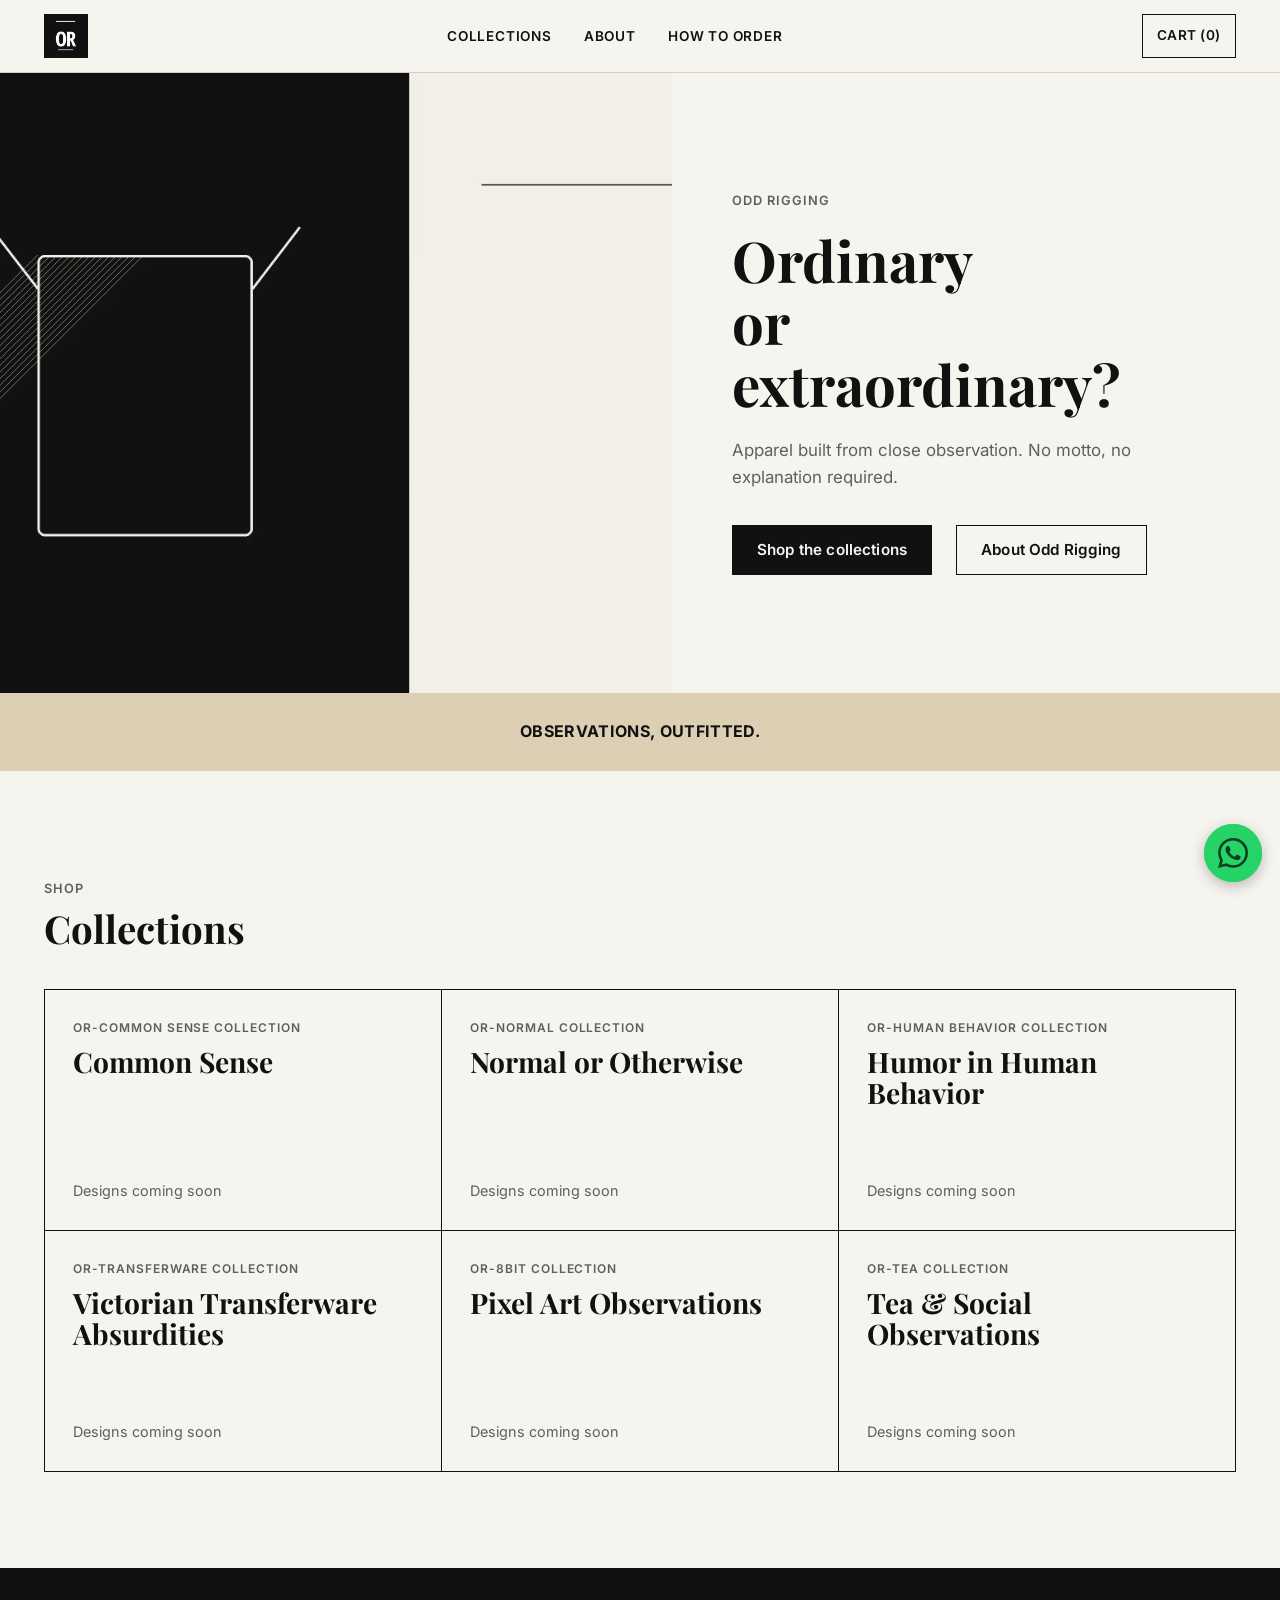
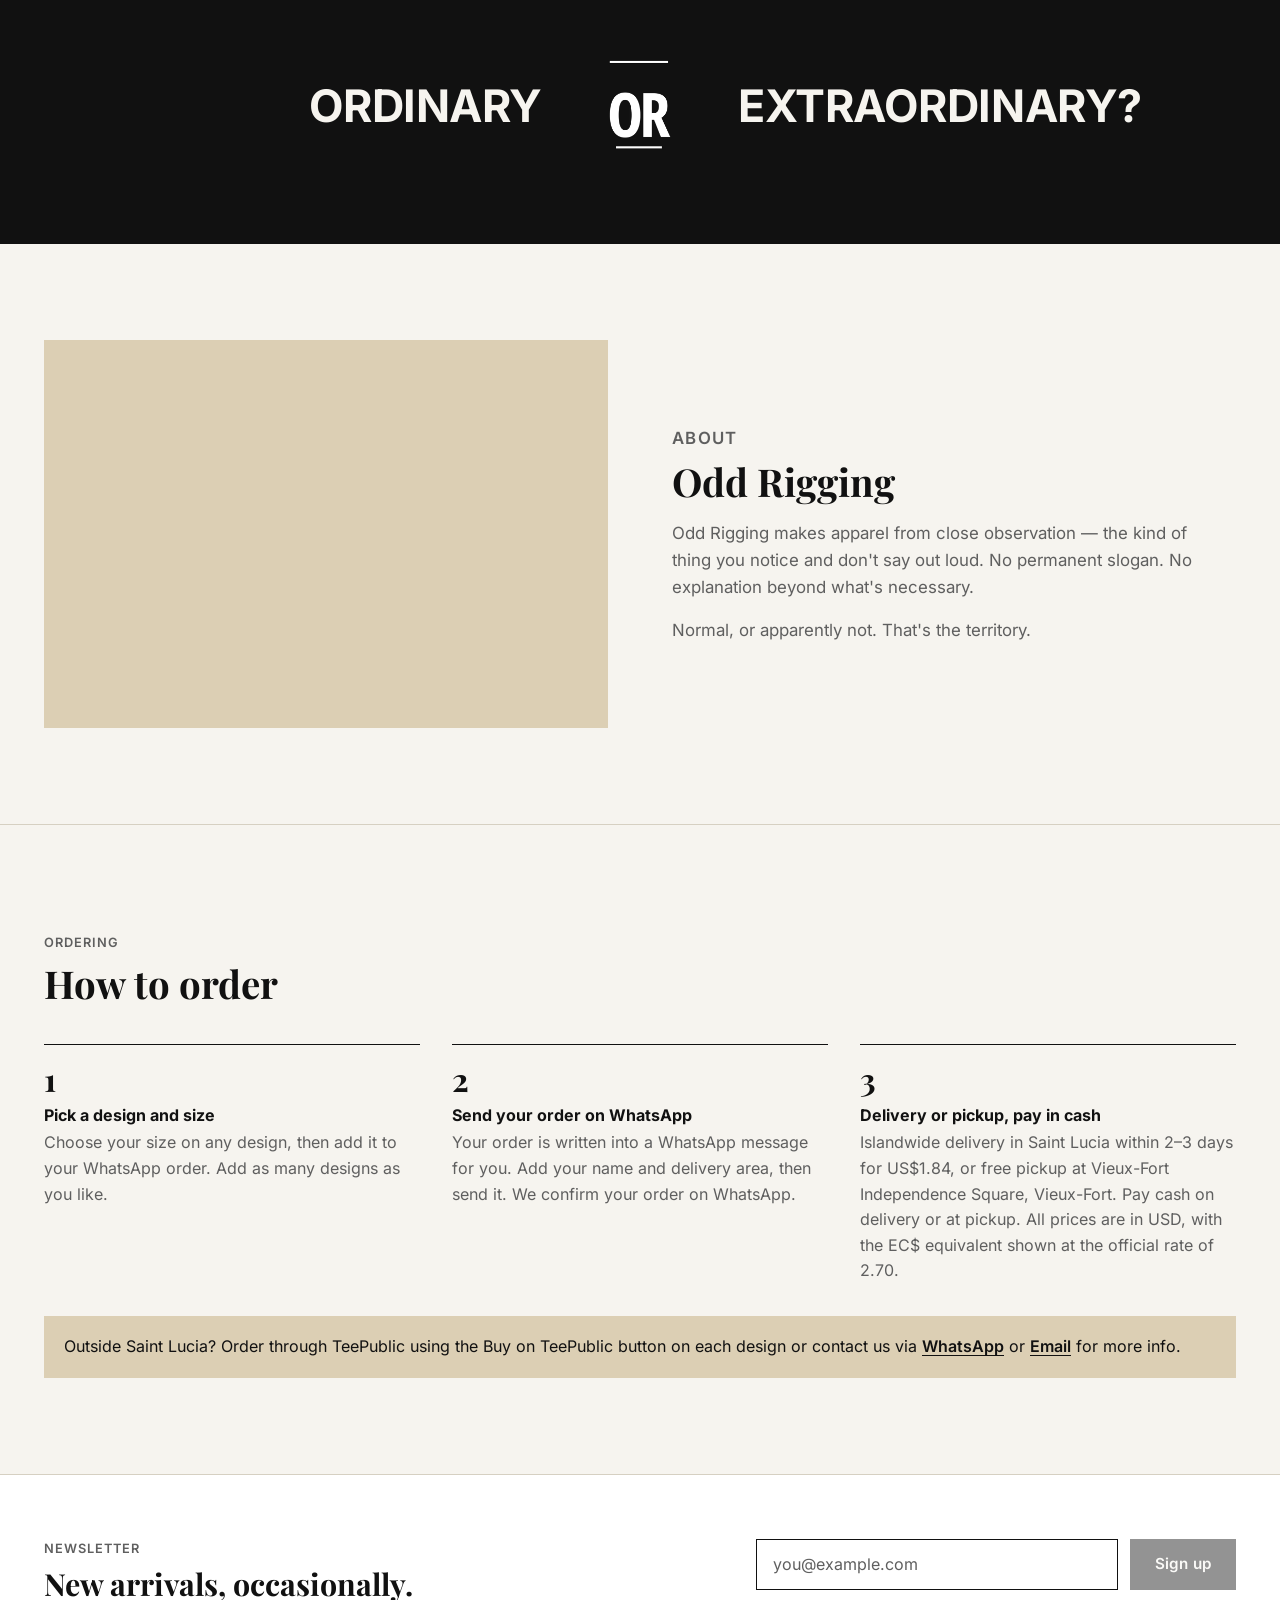
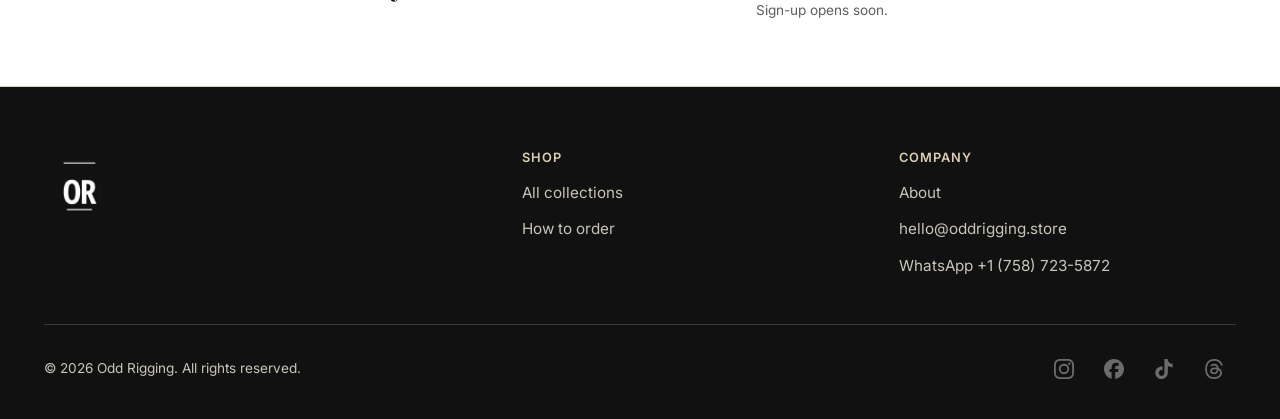
<file: index.html>
<!DOCTYPE html>
<html lang="en">
<head>
<meta charset="UTF-8">
<meta name="viewport" content="width=device-width, initial-scale=1">
<meta http-equiv="Content-Security-Policy" content="default-src 'self'; script-src 'self'; style-src 'self'; img-src 'self' data:; font-src 'self'; connect-src 'self'; form-action 'self' https://app.kit.com; frame-src 'none'; object-src 'none'; base-uri 'self'; manifest-src 'self'">
<meta name="referrer" content="strict-origin-when-cross-origin">
<title>ODD RIGGING | Observation-led T-shirts, Saint Lucia</title>
<meta name="description" content="ODD RIGGING is an observation-led apparel brand. T-shirt designs about everyday contradictions. Order on WhatsApp in Saint Lucia, or on TeePublic.">
<meta name="robots" content="index, follow">
<link rel="canonical" href="https://oddrigging.store/">
<meta name="theme-color" content="#111111">

<meta property="og:type" content="website">
<meta property="og:site_name" content="ODD RIGGING">
<meta property="og:locale" content="en_US">
<meta property="og:title" content="ODD RIGGING | Observation-led T-shirts, Saint Lucia">
<meta property="og:description" content="ODD RIGGING is an observation-led apparel brand. T-shirt designs about everyday contradictions. Order on WhatsApp in Saint Lucia, or on TeePublic.">
<meta property="og:url" content="https://oddrigging.store/">
<!-- ASSET NEEDED: images/og-cover.jpg, exactly 1200x630 -->
<meta property="og:image" content="https://oddrigging.store/images/og-cover.jpg">
<meta property="og:image:width" content="1200">
<meta property="og:image:height" content="630">
<meta property="og:image:alt" content="ODD RIGGING wordmark and OR mark">
<meta name="twitter:card" content="summary_large_image">
<meta name="twitter:title" content="ODD RIGGING | Observation-led T-shirts, Saint Lucia">
<meta name="twitter:description" content="ODD RIGGING is an observation-led apparel brand. T-shirt designs about everyday contradictions. Order on WhatsApp in Saint Lucia, or on TeePublic.">
<meta name="twitter:image" content="https://oddrigging.store/images/og-cover.jpg">

<!-- Full favicon set + site.webmanifest come in the SEO stage -->
<link rel="icon" type="image/png" sizes="160x160" href="images/or-mark-160.png">
<link rel="apple-touch-icon" href="images/or-mark-512.png">

<link rel="preload" href="assets/fonts/playfair-display-latin-700-normal.woff2" as="font" type="font/woff2" crossorigin>
<link rel="preload" href="assets/fonts/inter-latin-400-normal.woff2" as="font" type="font/woff2" crossorigin>
<link rel="stylesheet" href="assets/css/or.css">
<script src="assets/js/or.js" defer></script>
<script type="application/ld+json">
{
 "@context": "https://schema.org",
 "@type": "Organization",
 "name": "ODD RIGGING",
 "alternateName": "OR",
 "url": "https://oddrigging.store/",
 "logo": "https://oddrigging.store/images/or-mark-512.png",
 "email": "hello@oddrigging.store",
 "contactPoint": {
  "@type": "ContactPoint",
  "telephone": "+1-758-723-5872",
  "contactType": "customer service",
  "areaServed": "LC",
  "availableLanguage": "en"
 }
}
</script>
<script type="application/ld+json">
{
 "@context": "https://schema.org",
 "@type": "WebSite",
 "name": "ODD RIGGING",
 "url": "https://oddrigging.store/"
}
</script>
</head>
<body>
<a href="#main" class="skip-link">Skip to main content</a>

<header class="site-header">
  <div class="wrap header-inner">
    <a href="./" class="brand">
      <picture>
        <source srcset="images/or-mark-160.webp" type="image/webp">
        <img src="images/or-mark-160.png" alt="ODD RIGGING home" width="44" height="44">
      </picture>
    </a>
    <nav class="main-nav" aria-label="Main">
      <ul>
        <li><a href="#collections">Collections</a></li>
        <li><a href="#about">About</a></li>
        <li><a href="#how-to-order">How to order</a></li>
      </ul>
    </nav>
    <div class="header-actions">
      <button type="button" class="cart-btn" data-open="cart" aria-haspopup="dialog" aria-expanded="false">Cart (<span data-or="cart-count">0</span><span class="vh" data-or="cart-unit"> items</span>)</button>
      <button type="button" class="menu-btn" data-open="menu" aria-haspopup="dialog" aria-expanded="false" aria-label="Open menu">
        <span></span><span></span><span></span>
      </button>
    </div>
  </div>
</header>

<dialog id="menu-dialog" class="sheet" aria-labelledby="menu-title">
  <div class="sheet-inner">
    <div class="sheet-head">
      <h2 id="menu-title">Menu</h2>
      <button type="button" class="close-btn" data-close-dialog aria-label="Close menu">&times;</button>
    </div>
    <nav aria-label="Mobile">
      <ul class="menu-list">
        <li><a href="#collections">Collections</a></li>
        <li><a href="#about">About</a></li>
        <li><a href="#how-to-order">How to order</a></li>
      </ul>
    </nav>
  </div>
</dialog>

<main id="main">

  <section class="hero" aria-labelledby="hero-h">
    <div class="hero-grid">
      <div class="hero-media">
        <picture>
          <source srcset="images/hero.webp" type="image/webp">
          <img src="images/hero.jpg" alt="ODD RIGGING editorial hero image" width="2200" height="1500" loading="eager" fetchpriority="high" decoding="async">
        </picture>
      </div>
      <div class="hero-copy">
        <p class="label">Odd Rigging</p>
        <h1 id="hero-h">Ordinary<br>or<br>extraordinary?</h1>
        <p class="sub">Apparel built from close observation. No motto, no explanation required.</p>
        <div class="hero-ctas">
          <a href="#collections" class="btn btn-solid">Shop the collections</a>
          <a href="#about" class="btn">About Odd Rigging</a>
        </div>
      </div>
    </div>
  </section>

  <div class="campaign-band">
    <p>Observations, Outfitted.</p>
  </div>

  <section class="section" id="collections" aria-labelledby="collections-h">
    <div class="wrap">
      <div class="section-head">
        <p class="label">Shop</p>
        <h2 id="collections-h">Collections</h2>
      </div>
      <ul class="collection-grid">
        <li class="collection-tile">
          <a href="common-sense.html">
            <!-- OPTIONAL TILE IMAGE (4:3): <div class="tile-media"><picture>...</picture></div> -->
            <div>
              <p class="tile-code">OR-COMMON SENSE COLLECTION</p>
              <h3>Common Sense</h3>
            </div>
            <p class="tile-meta">Designs coming soon</p>
          </a>
        </li>
        <li class="collection-tile">
          <a href="normal-or-otherwise.html">
            <!-- OPTIONAL TILE IMAGE (4:3): <div class="tile-media"><picture>...</picture></div> -->
            <div>
              <p class="tile-code">OR-NORMAL COLLECTION</p>
              <h3>Normal or Otherwise</h3>
            </div>
            <p class="tile-meta">Designs coming soon</p>
          </a>
        </li>
        <li class="collection-tile">
          <a href="human-behavior.html">
            <!-- OPTIONAL TILE IMAGE (4:3): <div class="tile-media"><picture>...</picture></div> -->
            <div>
              <p class="tile-code">OR-HUMAN BEHAVIOR COLLECTION</p>
              <h3>Humor in Human Behavior</h3>
            </div>
            <p class="tile-meta">Designs coming soon</p>
          </a>
        </li>
        <li class="collection-tile">
          <a href="transferware.html">
            <!-- OPTIONAL TILE IMAGE (4:3): <div class="tile-media"><picture>...</picture></div> -->
            <div>
              <p class="tile-code">OR-TRANSFERWARE COLLECTION</p>
              <h3>Victorian Transferware Absurdities</h3>
            </div>
            <p class="tile-meta">Designs coming soon</p>
          </a>
        </li>
        <li class="collection-tile">
          <a href="pixel-art.html">
            <!-- OPTIONAL TILE IMAGE (4:3): <div class="tile-media"><picture>...</picture></div> -->
            <div>
              <p class="tile-code">OR-8BIT COLLECTION</p>
              <h3>Pixel Art Observations</h3>
            </div>
            <p class="tile-meta">Designs coming soon</p>
          </a>
        </li>
        <li class="collection-tile">
          <a href="tea.html">
            <!-- OPTIONAL TILE IMAGE (4:3): <div class="tile-media"><picture>...</picture></div> -->
            <div>
              <p class="tile-code">OR-TEA COLLECTION</p>
              <h3>Tea &amp; Social Observations</h3>
            </div>
            <p class="tile-meta">Designs coming soon</p>
          </a>
        </li>
      </ul>
    </div>
  </section>

  <section class="section-black on-dark" aria-label="Ordinary or extraordinary">
    <div class="wrap or-moment">
      <p class="side side-left">Ordinary</p>
      <picture>
        <source srcset="images/or-mark-512.webp" type="image/webp">
        <img class="or-mark" src="images/or-mark-512.png" alt="OR" width="132" height="132" loading="lazy" decoding="async">
      </picture>
      <p class="side side-right">Extraordinary?</p>
    </div>
  </section>

  <section class="section" id="about" aria-labelledby="about-h">
    <div class="wrap about-grid">
      <div class="about-media">
        <picture>
          <source srcset="images/editorial-about.webp" type="image/webp">
          <img src="images/editorial-about.jpg" alt="Odd Rigging editorial image" width="1600" height="1100" loading="lazy" decoding="async">
        </picture>
      </div>
      <div class="about-copy">
        <p class="label">About</p>
        <h2 id="about-h">Odd Rigging</h2>
        <p>Odd Rigging makes apparel from close observation &mdash; the kind of thing you notice and don't say out loud. No permanent slogan. No explanation beyond what's necessary.</p>
        <p>Normal, or apparently not. That's the territory.</p>
      </div>
    </div>
  </section>

  <hr class="rule">

  <section class="section" id="how-to-order" aria-labelledby="how-h">
    <div class="wrap">
      <div class="section-head">
        <p class="label">Ordering</p>
        <h2 id="how-h">How to order</h2>
      </div>
      <ol class="steps">
        <li>
          <h3>Pick a design and size</h3>
          <p>Choose your size on any design, then add it to your WhatsApp order. Add as many designs as you like.</p>
        </li>
        <li>
          <h3>Send your order on WhatsApp</h3>
          <p>Your order is written into a WhatsApp message for you. Add your name and delivery area, then send it. We confirm your order on WhatsApp.</p>
        </li>
        <li>
          <h3>Delivery or pickup, pay in cash</h3>
          <p>Islandwide delivery in Saint Lucia within 2&ndash;3 days for <span data-or="delivery-fee">US$1.84</span>, or free pickup at Vieux-Fort Independence Square, Vieux-Fort. Pay cash on delivery or at pickup. All prices are in USD, with the EC$ equivalent shown at the official rate of 2.70.</p>
        </li>
      </ol>
      <p class="abroad">Outside Saint Lucia? Order through TeePublic using the Buy on TeePublic button on each design or contact us via <a href="https://wa.me/17587235872?text=Hi%20ODD%20RIGGING%2C%20I%27m%20outside%20Saint%20Lucia%20and%20would%20like%20more%20info." target="_blank" rel="noopener noreferrer">WhatsApp<span class="vh"> (opens WhatsApp)</span></a> or <a href="mailto:hello@oddrigging.store">Email</a> for more info.</p>
    </div>
  </section>

  <!-- JOURNAL removed until real entries exist. -->

  <section class="section-tight newsletter-wrap" aria-labelledby="nl-h">
    <div class="wrap newsletter-grid">
      <div>
        <p class="label">Newsletter</p>
        <h2 id="nl-h">New arrivals, occasionally.</h2>
      </div>
      <!-- KIT: replace KIT_FORM_ID with the numeric form ID. The button switches on automatically. -->
      <form class="newsletter-form" action="https://app.kit.com/forms/KIT_FORM_ID/subscriptions" method="post" data-kit-form>
        <label for="nl-email" class="vh">Email address</label>
        <div class="newsletter-row">
          <input type="email" id="nl-email" name="email_address" required autocomplete="email" maxlength="254" placeholder="you@example.com" aria-describedby="nl-note">
          <button type="submit" class="btn btn-solid" disabled>Sign up</button>
        </div>
        <p class="newsletter-note" id="nl-note">Sign-up opens soon.</p>
      </form>
    </div>
  </section>

</main>

<footer class="site-footer on-dark">
  <div class="wrap">
    <div class="footer-grid">
      <div>
        <a href="./" class="footer-mark">
          <picture>
            <source srcset="images/or-mark-160.webp" type="image/webp">
            <img src="images/or-mark-160.png" alt="ODD RIGGING home" width="72" height="72" loading="lazy" decoding="async">
          </picture>
        </a>
      </div>
      <div>
        <h2 class="footer-h">Shop</h2>
        <ul class="footer-list">
          <li><a href="index.html#collections">All collections</a></li>
          <li><a href="index.html#how-to-order">How to order</a></li>
        </ul>
      </div>
      <div>
        <h2 class="footer-h">Company</h2>
        <ul class="footer-list">
          <li><a href="index.html#about">About</a></li>
          <!-- Mailbox works once Cloudflare Email Routing is set up for oddrigging.store -->
          <li><a href="mailto:hello@oddrigging.store">hello@oddrigging.store</a></li>
          <li><a href="https://wa.me/17587235872" target="_blank" rel="noopener noreferrer">WhatsApp +1 (758) 723-5872<span class="vh"> (opens WhatsApp)</span></a></li>
        </ul>
      </div>
      <!-- POLICIES column (Shipping &amp; Returns, Privacy, Terms) returns when the real pages exist. -->
    </div>
    <div class="footer-bottom">
      <p>&copy; <span data-or="year">2026</span> Odd Rigging. All rights reserved.</p>
      <ul class="social" aria-label="Social media">
          <li><a data-social="instagram" aria-disabled="true"><svg aria-hidden="true" focusable="false"><use href="assets/icons/icons.svg#i-instagram"></use></svg><span class="vh">ODD RIGGING on Instagram</span></a></li>
          <li><a data-social="facebook" aria-disabled="true"><svg aria-hidden="true" focusable="false"><use href="assets/icons/icons.svg#i-facebook"></use></svg><span class="vh">ODD RIGGING on Facebook</span></a></li>
          <li><a data-social="tiktok" aria-disabled="true"><svg aria-hidden="true" focusable="false"><use href="assets/icons/icons.svg#i-tiktok"></use></svg><span class="vh">ODD RIGGING on TikTok</span></a></li>
          <li><a data-social="threads" aria-disabled="true"><svg aria-hidden="true" focusable="false"><use href="assets/icons/icons.svg#i-threads"></use></svg><span class="vh">ODD RIGGING on Threads</span></a></li>
      </ul>
    </div>
  </div>
  <a class="wa-float" href="https://wa.me/17587235872?text=Hi%20ODD%20RIGGING%2C%20I%20have%20a%20question." target="_blank" rel="noopener noreferrer" aria-label="Chat with ODD RIGGING on WhatsApp"><svg aria-hidden="true" focusable="false"><use href="assets/icons/icons.svg#i-whatsapp"></use></svg></a>
</footer>

<div id="order-bar" class="order-bar">
  <div class="ob-summary">
    <p id="ob-items" class="ob-items"></p>
    <p id="ob-total" class="ob-total"></p>
  </div>
  <button type="button" class="ob-review" data-open="cart" aria-haspopup="dialog" aria-expanded="false">Review</button>
  <a id="ob-send" class="ob-send" target="_blank" rel="noopener noreferrer"><svg aria-hidden="true" focusable="false"><use href="assets/icons/icons.svg#i-whatsapp"></use></svg>Send order<span class="vh"> on WhatsApp (opens WhatsApp)</span></a>
</div>

<dialog id="cart-dialog" class="sheet" aria-labelledby="cart-title">
  <div class="sheet-inner">
    <div class="sheet-head">
      <h2 id="cart-title">Your order</h2>
      <button type="button" class="close-btn" data-close-dialog aria-label="Close order">&times;</button>
    </div>
    <p id="cart-empty" class="cart-empty">Your order is empty. Choose a design and size to start.</p>
    <ul id="cart-lines" class="cart-lines" aria-label="Items in your order"></ul>
    <div id="cart-summary" class="cart-summary" hidden>
      <fieldset class="ship-choice">
        <legend>Shipping &amp; handling (Saint Lucia)</legend>
        <label class="ship-opt"><input type="radio" name="or-shipping" value="delivery"><span><strong>Delivery &ndash; US$1.84</strong><small>Islandwide, 2&ndash;3 days. Cash on delivery.</small></span></label>
        <label class="ship-opt"><input type="radio" name="or-shipping" value="pickup"><span><strong>Pickup &ndash; Free</strong><small>Vieux-Fort Independence Square, Vieux-Fort. Cash on pickup.</small></span></label>
      </fieldset>
      <div><span>Items</span><span id="sum-items"></span></div>
      <div><span id="sum-delivery-label">Delivery</span><span id="sum-delivery"></span></div>
      <div class="total"><span>Total (USD)</span><span id="sum-total"></span></div>
      <div class="sum-ec"><span>EC$ equivalent <small>(at <span data-or="ec-rate">2.70</span>)</small></span><span id="sum-total-ec"></span></div>
    </div>
    <p class="cart-note">Outside Saint Lucia? Order through TeePublic using the Buy on TeePublic button on each design or contact us via <a href="https://wa.me/17587235872?text=Hi%20ODD%20RIGGING%2C%20I%27m%20outside%20Saint%20Lucia%20and%20would%20like%20more%20info." target="_blank" rel="noopener noreferrer">WhatsApp<span class="vh"> (opens WhatsApp)</span></a> or <a href="mailto:hello@oddrigging.store">Email</a> for more info.</p>
    <div class="cart-actions">
      <a id="cart-send" class="btn btn-solid btn-block" aria-disabled="true" tabindex="-1" target="_blank" rel="noopener noreferrer"><svg aria-hidden="true" focusable="false"><use href="assets/icons/icons.svg#i-whatsapp"></use></svg>Send order on WhatsApp<span class="vh"> (opens WhatsApp)</span></a>
      <p id="cart-sent" class="cart-sent" hidden>WhatsApp should now be open with your order. Once you have sent it, you can clear this order.</p>
      <button type="button" id="cart-clear" class="btn btn-block" hidden>Clear order</button>
    </div>
  </div>
</dialog>



<div id="or-live" class="vh" aria-live="polite" aria-atomic="true"></div>
</body>
</html>
</file>
<file: assets/css/or.css>
/* ==========================================================================
   ODD RIGGING — shared stylesheet (all pages)
   Palette sampled from the official identity boards:
   black #111111 · ivory #F6F4EF · kraft #DCCFB4 · secondary text #5F5F5F
   Fonts self-hosted (SIL OFL, licences in /assets/fonts/).
   ========================================================================== */

@font-face{font-family:"Playfair Display";font-style:normal;font-weight:500;font-display:swap;src:url("../fonts/playfair-display-latin-500-normal.woff2") format("woff2");}
@font-face{font-family:"Playfair Display";font-style:normal;font-weight:700;font-display:swap;src:url("../fonts/playfair-display-latin-700-normal.woff2") format("woff2");}
@font-face{font-family:"Inter";font-style:normal;font-weight:400;font-display:swap;src:url("../fonts/inter-latin-400-normal.woff2") format("woff2");}
@font-face{font-family:"Inter";font-style:normal;font-weight:600;font-display:swap;src:url("../fonts/inter-latin-600-normal.woff2") format("woff2");}
@font-face{font-family:"Inter";font-style:normal;font-weight:700;font-display:swap;src:url("../fonts/inter-latin-700-normal.woff2") format("woff2");}

:root{
  --black:#111111;
  --ivory:#F6F4EF;
  --kraft:#DCCFB4;
  --white:#FFFFFF;
  --ink-2:#5F5F5F;      /* secondary text — 6.1:1 on ivory, 6.4:1 on white */
  --line:#D6D0C2;       /* decorative rules only, never text */
  --on-dark-2:#C9C5BA;  /* secondary text on black — 10.9:1 */
  --error:#A3241A;

  --serif:"Playfair Display", Georgia, "Times New Roman", serif;
  --sans:"Inter", system-ui, -apple-system, "Segoe UI", Roboto, sans-serif;

  --wrap:1240px;
  --pad:24px;
  --ease:cubic-bezier(.4,0,.2,1);
}

@media (prefers-reduced-motion: reduce){
  *,*::before,*::after{animation-duration:.01ms !important;transition-duration:.01ms !important;scroll-behavior:auto !important;}
}

/* ---------- base ---------- */
*,*::before,*::after{box-sizing:border-box;}
[hidden]{display:none !important;}
html{scroll-behavior:smooth;scroll-padding-top:84px;}
html:has(dialog[open]){overflow:hidden;}
body{
  margin:0;background:var(--ivory);color:var(--black);
  font-family:var(--sans);font-size:16px;line-height:1.6;
  -webkit-font-smoothing:antialiased;
  overflow-x:clip;   /* stops sideways scroll without breaking the sticky header */
}
img{max-width:100%;height:auto;display:block;}
a{color:inherit;}
button,input,select{font:inherit;color:inherit;}
button{cursor:pointer;}
h1,h2,h3{font-family:var(--serif);font-weight:700;margin:0;line-height:1.1;overflow-wrap:break-word;}
p{margin:0;}
::selection{background:var(--black);color:var(--ivory);}

/* focus — dark ring on light surfaces, ivory ring on black surfaces */
:focus-visible{outline:2px solid var(--black);outline-offset:3px;}
.on-dark :focus-visible{outline-color:var(--ivory);}

.wrap{max-width:var(--wrap);margin:0 auto;padding:0 var(--pad);}
.vh{position:absolute !important;width:1px;height:1px;padding:0;margin:-1px;overflow:hidden;clip:rect(0 0 0 0);white-space:nowrap;border:0;}

.skip-link{
  position:absolute;left:1rem;top:-100px;z-index:3000;
  background:var(--black);color:var(--ivory);padding:.6rem 1rem;font-weight:600;text-decoration:none;
}
.skip-link:focus{top:.5rem;}

.label{font-size:.8rem;font-weight:600;letter-spacing:.08em;text-transform:uppercase;color:var(--ink-2);}

/* ---------- buttons ---------- */
.btn{
  display:inline-flex;align-items:center;justify-content:center;gap:10px;
  min-height:48px;padding:12px 24px;
  font-family:var(--sans);font-weight:600;font-size:.95rem;letter-spacing:.01em;text-decoration:none;
  border:1.5px solid var(--black);background:transparent;color:var(--black);border-radius:0;
  transition:background .18s var(--ease),color .18s var(--ease);
}
.btn:hover{background:var(--black);color:var(--ivory);}
.btn-solid{background:var(--black);color:var(--ivory);}
.btn-solid:hover{background:var(--ivory);color:var(--black);}
.btn-block{width:100%;}
.btn:disabled,.btn[aria-disabled="true"]{opacity:.45;cursor:not-allowed;}
.btn:disabled:hover{background:transparent;color:var(--black);}
.btn-solid:disabled:hover{background:var(--black);color:var(--ivory);}
.btn svg{width:20px;height:20px;flex:none;}
.link-btn{background:none;border:0;padding:0;text-decoration:underline;text-underline-offset:3px;font-weight:600;}

/* ---------- header ---------- */
.site-header{position:sticky;top:0;z-index:100;background:var(--ivory);border-bottom:1px solid var(--line);}
.header-inner{display:flex;align-items:center;justify-content:space-between;gap:20px;min-height:72px;}
.brand{display:inline-block;line-height:0;}
.brand img{width:44px;height:44px;}
.main-nav ul{display:flex;gap:32px;list-style:none;margin:0;padding:0;}
.main-nav a{font-size:.85rem;font-weight:600;letter-spacing:.06em;text-transform:uppercase;text-decoration:none;padding:6px 0;border-bottom:1px solid transparent;}
.main-nav a:hover,.main-nav a[aria-current="page"]{border-bottom-color:var(--black);}
.header-actions{display:flex;align-items:center;gap:8px;}
.cart-btn{
  min-height:44px;padding:0 14px;border:1.5px solid var(--black);background:transparent;
  font-size:.85rem;font-weight:600;letter-spacing:.04em;text-transform:uppercase;
}
.cart-btn:hover{background:var(--black);color:var(--ivory);}
.menu-btn{display:none;width:44px;height:44px;border:0;background:none;padding:0;}
.menu-btn span{display:block;width:22px;height:2px;background:var(--black);margin:5px auto;}

/* ---------- dialogs (menu + cart) ---------- */
dialog{border:0;padding:0;margin:0;background:var(--ivory);color:var(--black);max-width:none;max-height:none;}
dialog::backdrop{background:rgba(17,17,17,.5);}
.sheet{
  position:fixed;inset:0 0 0 auto;height:100%;width:min(100vw,420px);
  border-left:1px solid var(--black);overflow-y:auto;
}
.sheet[open]{animation:sheet-in .22s var(--ease);}
@keyframes sheet-in{from{transform:translateX(24px);opacity:0;}to{transform:none;opacity:1;}}
.sheet-inner{padding:20px 24px 32px;display:flex;flex-direction:column;min-height:100%;}
.sheet-head{display:flex;align-items:center;justify-content:space-between;gap:16px;padding-bottom:16px;border-bottom:1px solid var(--line);}
.sheet-head h2{font-size:1.5rem;}
.close-btn{width:44px;height:44px;border:0;background:none;font-size:28px;line-height:1;padding:0;}
.menu-list{list-style:none;margin:28px 0 0;padding:0;display:grid;gap:6px;}
.menu-list a{display:block;padding:10px 0;font-family:var(--serif);font-size:1.5rem;font-weight:500;text-decoration:none;}

/* cart */
.cart-empty{margin-top:24px;color:var(--ink-2);}
.cart-lines{list-style:none;margin:8px 0 0;padding:0;}
.cart-line{display:grid;grid-template-columns:1fr auto;gap:6px 16px;padding:16px 0;border-bottom:1px solid var(--line);}
.cart-line-name{font-weight:600;}
.cart-line-meta{color:var(--ink-2);font-size:.9rem;}
.cart-line .full{grid-column:1 / -1;}
.cart-line-controls{grid-column:1 / -1;display:flex;align-items:center;justify-content:space-between;gap:12px;}
.qty{display:inline-flex;align-items:center;border:1.5px solid var(--black);}
.qty button{width:44px;height:40px;border:0;background:none;font-size:1.2rem;}
.qty button:disabled{opacity:.35;cursor:not-allowed;}
.qty output{min-width:2ch;text-align:center;font-weight:600;}
.cart-summary{margin-top:20px;display:grid;gap:6px;}
.cart-summary div{display:flex;justify-content:space-between;gap:12px;}
.cart-summary .sum-ec{color:var(--ink-2);font-weight:600;}
.cart-summary .sum-ec small{font-weight:400;}
.cart-summary .total{font-weight:700;font-size:1.1rem;padding-top:8px;border-top:1px solid var(--black);}
.cart-note{font-size:.88rem;color:var(--ink-2);margin-top:14px;}
.cart-actions{margin-top:auto;padding-top:24px;display:grid;gap:12px;}
.cart-sent{font-size:.9rem;}

/* ---------- hero ---------- */
.hero-grid{display:grid;grid-template-columns:1.05fr .95fr;min-height:620px;}
.hero-media{background:var(--black);overflow:hidden;}
.hero-media img{width:100%;height:100%;object-fit:cover;}
.hero-copy{display:flex;flex-direction:column;justify-content:center;padding:72px 60px;}
.hero-copy .label{margin-bottom:18px;}
.hero-copy h1{font-size:clamp(2.2rem,4.4vw,4rem);}
.hero-copy .sub{margin-top:22px;max-width:42ch;color:var(--ink-2);font-size:1.05rem;}
.hero-ctas{display:flex;flex-wrap:wrap;gap:16px 24px;align-items:center;margin-top:34px;}

/* campaign band — matches the identity's kraft band */
.campaign-band{background:var(--kraft);padding:26px 0;text-align:center;}
.campaign-band p{font-weight:700;letter-spacing:.02em;text-transform:uppercase;font-size:1rem;}

/* ---------- sections ---------- */
.section{padding:96px 0;}
.section-tight{padding:64px 0;}
.section-head{margin-bottom:40px;max-width:60ch;}
.section-head h2{font-size:clamp(1.8rem,3vw,2.5rem);margin-top:8px;}
.section-head p{margin-top:12px;color:var(--ink-2);}
.rule{height:1px;background:var(--line);border:0;margin:0;}

/* collections grid (homepage) */
.collection-grid{list-style:none;margin:0;padding:0;display:grid;grid-template-columns:repeat(3,minmax(0,1fr));gap:1px;background:var(--black);border:1px solid var(--black);}
.collection-tile a{
  display:flex;flex-direction:column;justify-content:space-between;gap:40px;
  min-height:240px;padding:28px;background:var(--ivory);text-decoration:none;
  transition:background .2s var(--ease),color .2s var(--ease);
}
.collection-tile a:hover{background:var(--black);color:var(--ivory);}
.collection-tile a:hover .tile-code{font-size:.75rem;font-weight:600;letter-spacing:.08em;text-transform:uppercase;color:var(--ink-2);margin-bottom:10px;}
.collection-tile a:hover .tile-code{color:var(--on-dark-2);}
.tile-meta{color:var(--on-dark-2);}
.collection-tile h3{font-size:clamp(1.5rem,2.2vw,1.9rem);}
.tile-code{font-size:.75rem;font-weight:600;letter-spacing:.08em;text-transform:uppercase;color:var(--ink-2);margin-bottom:10px;}
.collection-tile a:hover .tile-code{color:var(--on-dark-2);}
.tile-meta{font-size:.9rem;color:var(--ink-2);}
.tile-media{margin:-28px -28px 0;aspect-ratio:4/3;overflow:hidden;background:var(--white);}
.tile-media img{width:100%;height:100%;object-fit:cover;}

/* OR moment — official mark, never redrawn */
.section-black{background:var(--black);color:var(--ivory);}
.or-moment{display:grid;grid-template-columns:1fr auto 1fr;align-items:center;gap:32px;padding:72px 0;}
.or-moment .side{font-weight:700;font-size:clamp(1.6rem,4vw,2.8rem);text-transform:uppercase;letter-spacing:-.01em;line-height:1.05;}
.or-moment .side-left{text-align:right;}
.or-moment .side-right{text-align:left;}
.or-moment .or-mark{width:132px;height:132px;}

/* about */
.about-grid{display:grid;grid-template-columns:1fr 1fr;gap:64px;align-items:center;}
.about-media{background:var(--kraft);}
.about-copy p{color:var(--ink-2);font-size:1.05rem;max-width:48ch;}
.about-copy h2{font-size:clamp(1.8rem,3vw,2.5rem);margin:8px 0 18px;}
.about-copy p + p{margin-top:16px;}

/* how to order */
.steps{list-style:none;counter-reset:step;margin:0;padding:0;display:grid;grid-template-columns:repeat(3,minmax(0,1fr));gap:32px;}
.steps li{counter-increment:step;border-top:1.5px solid var(--black);padding-top:18px;}
.steps li::before{content:counter(step);display:block;font-family:var(--serif);font-weight:700;font-size:2rem;line-height:1;margin-bottom:12px;}
.steps h3{font-family:var(--sans);font-size:1rem;font-weight:700;margin-bottom:6px;}
.steps p{color:var(--ink-2);}
.abroad{margin-top:32px;padding:18px 20px;background:var(--kraft);}

/* newsletter */
.newsletter-wrap{background:var(--white);border-top:1px solid var(--line);border-bottom:1px solid var(--line);}
.newsletter-grid{display:flex;flex-wrap:wrap;gap:32px 48px;justify-content:space-between;align-items:flex-start;}
.newsletter-grid h2{font-size:clamp(1.5rem,2.4vw,1.9rem);margin-top:8px;}
.newsletter-form{flex:1;min-width:min(100%,280px);max-width:480px;}
.newsletter-row{display:flex;flex-wrap:wrap;gap:12px;}
.newsletter-row input{flex:1;min-width:0;min-height:48px;padding:12px 16px;border:1.5px solid var(--black);background:var(--white);}
.newsletter-row input::placeholder{color:var(--ink-2);}
.newsletter-note{font-size:.85rem;color:var(--ink-2);margin-top:10px;}

/* ---------- collection page ---------- */
.page-head{padding:56px 0 32px;}
.breadcrumb ol{list-style:none;margin:0 0 20px;padding:0;display:flex;flex-wrap:wrap;gap:8px;font-size:.88rem;color:var(--ink-2);}
.breadcrumb li + li::before{content:"/";margin-right:8px;}
.breadcrumb a{text-decoration:underline;text-underline-offset:3px;}
.page-head .label{margin-bottom:8px;}
.page-head h1{font-size:clamp(2.2rem,5vw,3.6rem);}
.page-head .intro{margin-top:14px;max-width:56ch;color:var(--ink-2);}

.product-grid{display:grid;grid-template-columns:repeat(3,minmax(0,1fr));gap:40px 28px;}
.product{display:flex;flex-direction:column;}
.product-media{aspect-ratio:4/5;background:var(--white);overflow:hidden;border:1px solid var(--line);}
.product-media img{width:100%;height:100%;object-fit:cover;}
.product-media.is-empty{display:flex;align-items:center;justify-content:center;color:var(--ink-2);font-size:.9rem;}
.product-body{padding-top:16px;display:flex;flex-direction:column;gap:6px;flex:1;}
.product-name{font-family:var(--serif);font-weight:500;font-size:1.3rem;line-height:1.2;}
.product-price{color:var(--ink-2);}
.product-options{display:flex;flex-direction:column;gap:12px;margin-top:10px;}
.sample-flag{align-self:flex-start;background:var(--kraft);font-size:.78rem;font-weight:700;letter-spacing:.06em;text-transform:uppercase;padding:4px 8px;}

.sizes{border:0;margin:0;padding:0;min-width:0;}
.sizes legend{padding:0;margin-bottom:8px;font-size:.8rem;font-weight:600;letter-spacing:.08em;text-transform:uppercase;color:var(--ink-2);}
.size-row{display:flex;flex-wrap:wrap;gap:8px;}
.size-opt input{position:absolute;opacity:0;width:1px;height:1px;}
.size-opt span{
  display:inline-flex;align-items:center;justify-content:center;min-width:48px;height:44px;padding:0 10px;
  border:1.5px solid var(--black);font-size:.88rem;font-weight:600;cursor:pointer;
}
.size-opt input:checked + span{background:var(--black);color:var(--ivory);}
.size-opt input:focus-visible + span{outline:2px solid var(--black);outline-offset:3px;}
.sizes[aria-invalid="true"] .size-opt span{border-color:var(--error);}
.size-error{color:var(--error);font-size:.88rem;font-weight:600;}
.added-note{font-size:.88rem;}

.empty-state{padding:40px;border:1.5px dashed var(--black);text-align:center;color:var(--ink-2);}

.other-collections{list-style:none;margin:0;padding:0;display:flex;flex-wrap:wrap;gap:10px;}
.other-collections a{display:inline-flex;align-items:center;min-height:44px;padding:0 16px;border:1.5px solid var(--black);text-decoration:none;font-weight:600;font-size:.9rem;}
.other-collections a:hover,.other-collections a[aria-current="page"]{background:var(--black);color:var(--ivory);}


/* ---------- collection hero (wireframe: kicker, headline, sub, artwork zone, CTA) ---------- */
.btn-light{background:var(--ivory);color:var(--black);border-color:var(--ivory);}
.btn-light:hover{background:transparent;color:var(--ivory);}
.collection-hero{background:var(--black);color:var(--ivory);padding:28px 0 72px;}
.collection-hero .breadcrumb ol{color:var(--on-dark-2);margin-bottom:40px;}
.ch-grid{display:grid;grid-template-columns:1fr 1.05fr;gap:56px;align-items:center;}
.ch-copy h1{font-family:var(--sans);font-weight:700;letter-spacing:-.02em;}
.ch-kicker{display:block;font-size:.8rem;font-weight:600;letter-spacing:.08em;text-transform:uppercase;color:var(--on-dark-2);margin-bottom:18px;}
.ch-headline{display:block;font-size:clamp(2.2rem,4.6vw,3.8rem);line-height:1.05;}
.ch-sub{margin-top:18px;font-size:1.1rem;color:var(--on-dark-2);max-width:40ch;}
.ch-copy .btn{margin-top:32px;}
.ch-art{background:var(--kraft);padding:40px 28px;display:grid;grid-template-columns:1fr 1.45fr 1fr;gap:12px;align-items:end;}
.ch-frame{aspect-ratio:4/5;overflow:hidden;background:#1E1E1E;}
.ch-frame-c{background:var(--ivory);border:1px solid #BFB49A;}

.ch-frame-b{margin-bottom:6%;}
.ch-frame img{width:100%;height:100%;object-fit:cover;}

/* ---------- design cards ---------- */
ul.product-grid{list-style:none;margin:0;padding:0;}
ul.product-grid > li{display:flex;}
.product{position:relative;width:100%;}
.product-num{font-size:.78rem;font-weight:600;letter-spacing:.08em;color:var(--ink-2);}
.product.is-coming .product-media{background:transparent;border-style:dashed;border-color:#B9B2A3;}
.product-coming{color:var(--ink-2);}

/* ---------- card ordering (mechanism from Boutique Corner) ---------- */
.product{overflow:hidden;background:var(--ivory);}
.product-media{position:relative;}
.product-desc{color:var(--ink-2);font-size:.92rem;}
.product-price{font-weight:600;color:var(--black);font-size:1.05rem;}
.size-dots{display:flex;flex-wrap:wrap;gap:5px;}
.size-dots .dot{min-width:30px;height:30px;padding:0 6px;border:1px solid #B9B2A3;border-radius:15px;display:inline-flex;align-items:center;justify-content:center;font-size:.68rem;font-weight:600;color:var(--ink-2);}
.product-color{font-size:.85rem;color:var(--ink-2);}
.product-color:empty{display:none;}
.op-color{font-size:.8rem;color:var(--ink-2);margin-top:2px;}
.in-order{font-size:.85rem;font-weight:600;}

.card-hover-btn{
  position:absolute;left:0;right:0;bottom:0;z-index:3;
  display:flex;align-items:center;justify-content:center;gap:8px;
  min-height:48px;padding:14px;border:0;background:var(--black);color:var(--ivory);
  font-size:.9rem;font-weight:600;letter-spacing:.02em;
  transform:translateY(100%);transition:transform .3s var(--ease),background .2s;
}
.product:hover .card-hover-btn,.product.panel-open .card-hover-btn,.card-hover-btn:focus-visible{transform:translateY(0);}
.card-hover-btn:hover{background:#2A2A2A;}
.card-hover-btn:focus-visible{outline:2px solid var(--ivory);outline-offset:-5px;}
@media (hover:none){.card-hover-btn{transform:translateY(0);}}

.card-tick{position:absolute;top:12px;right:12px;z-index:3;width:30px;height:30px;border-radius:50%;
  background:var(--black);color:var(--ivory);display:flex;align-items:center;justify-content:center;font-size:.85rem;
  opacity:0;transform:scale(.5);transition:opacity .25s,transform .25s;}
.product.is-selected .card-tick{opacity:1;transform:scale(1);}

.order-panel{
  position:absolute;left:0;right:0;bottom:0;z-index:10;
  background:var(--white);border-top:2px solid var(--black);
  padding:18px 18px 20px;display:flex;flex-direction:column;gap:12px;
  box-shadow:0 -8px 30px rgba(17,17,17,.12);
  transform:translateY(100%);visibility:hidden;
  transition:transform .38s var(--ease),visibility 0s linear .38s;
}
.order-panel.open{transform:translateY(0);visibility:visible;transition:transform .38s var(--ease),visibility 0s;}
.op-header{display:flex;align-items:center;justify-content:space-between;gap:12px;}
.op-title{font-family:var(--serif);font-weight:500;font-size:1.05rem;}
.op-close{width:36px;height:36px;border:0;border-radius:50%;background:var(--ivory);font-size:1.2rem;line-height:1;}
.order-panel .size-opt span{flex-direction:column;height:auto;min-height:48px;min-width:52px;padding:4px 8px;line-height:1.2;}
.order-panel .size-opt small{font-size:.66rem;font-weight:500;opacity:.75;}
.op-qty-row{display:flex;align-items:center;justify-content:space-between;}
.op-qty-label{font-size:.8rem;font-weight:600;letter-spacing:.08em;text-transform:uppercase;color:var(--ink-2);}
.op-qty-ctrl{display:flex;align-items:center;}
.op-qty-btn{width:44px;height:40px;border:1.5px solid var(--black);background:transparent;font-size:1.1rem;font-weight:600;}
.op-qty-btn:disabled{opacity:.35;cursor:not-allowed;}
.op-qty-num{min-width:40px;text-align:center;font-weight:700;}
.op-subtotal{display:flex;justify-content:space-between;align-items:center;background:var(--ivory);padding:10px 12px;}
.op-subtotal-label{font-size:.88rem;color:var(--ink-2);}
.op-subtotal-amounts{display:flex;flex-direction:column;align-items:flex-end;}
.op-subtotal-ec{font-size:.8rem;color:var(--ink-2);font-weight:600;}
.op-subtotal-amount{font-family:var(--serif);font-weight:700;font-size:1.2rem;}
.op-tp[aria-disabled="true"]{opacity:1;color:#6E6E6E;border-color:#C9C5BA;background:#EDEBE5;cursor:not-allowed;}
.op-tp[aria-disabled="true"]:hover{background:#EDEBE5;color:#6E6E6E;}

.media-fallback{position:absolute;inset:0;display:flex;align-items:center;justify-content:center;color:var(--ink-2);font-size:.9rem;z-index:0;}
.product-media picture,.product-media img{position:relative;z-index:1;}
.abroad a,.cart-note a{font-weight:600;text-underline-offset:3px;}

/* coming-soon designs */
.product.is-coming .product-media picture,.product.is-coming .product-media img{filter:grayscale(1);opacity:.45;}
.product.is-coming .product-name{color:var(--ink-2);}
.product.is-coming .product-price{color:var(--ink-2);font-weight:600;letter-spacing:.06em;text-transform:uppercase;font-size:.85rem;}
.coming-badge{position:absolute;top:12px;left:12px;z-index:3;background:var(--black);color:var(--ivory);font-size:.72rem;font-weight:700;letter-spacing:.08em;text-transform:uppercase;padding:5px 10px;}

/* shipping choice in cart */
.ship-choice{border:0;margin:0 0 8px;padding:0;display:grid;gap:8px;}
.ship-choice legend{padding:0;margin-bottom:8px;font-size:.8rem;font-weight:600;letter-spacing:.08em;text-transform:uppercase;color:var(--ink-2);}
.ship-opt{display:flex;gap:10px;align-items:flex-start;padding:10px 12px;border:1.5px solid var(--line);cursor:pointer;}
.ship-opt:has(input:checked){border-color:var(--black);background:var(--white);}
.ship-opt input{margin-top:4px;accent-color:var(--black);width:18px;height:18px;flex:none;}
.ship-opt span{display:flex;flex-direction:column;}
.ship-opt small{color:var(--ink-2);font-size:.85rem;}

/* ---------- floating order bar ---------- */
.order-bar{
  position:fixed;left:50%;bottom:18px;z-index:800;
  transform:translate(-50%,140%);opacity:0;visibility:hidden;
  transition:transform .4s var(--ease),opacity .4s,visibility 0s linear .4s;
  display:flex;align-items:center;gap:12px;padding:12px 14px 12px 20px;
  background:var(--black);color:var(--ivory);box-shadow:0 12px 40px rgba(17,17,17,.35);
  width:min(560px,calc(100vw - 24px));
}
.order-bar.visible{transform:translate(-50%,0);opacity:1;visibility:visible;transition:transform .4s var(--ease),opacity .4s,visibility 0s;}
.ob-summary{flex:1;min-width:0;}
.ob-items{font-size:.72rem;letter-spacing:.06em;text-transform:uppercase;color:var(--on-dark-2);}
.ob-total{font-family:var(--serif);font-weight:700;font-size:1.15rem;line-height:1.2;}
.ob-review{min-height:44px;padding:0 14px;border:1.5px solid var(--ivory);background:transparent;color:var(--ivory);font-weight:600;font-size:.85rem;}
.ob-review:hover{background:var(--ivory);color:var(--black);}
.ob-send{display:inline-flex;align-items:center;gap:8px;min-height:44px;padding:0 16px;background:#25D366;color:#0B3D20;font-weight:700;font-size:.88rem;text-decoration:none;white-space:nowrap;}
.ob-send svg{width:20px;height:20px;}
.ob-send:hover{background:#1FB857;}
.order-bar :focus-visible{outline-color:var(--ivory);}
body.has-order-bar .wa-float{bottom:96px;}
body.has-order-bar{padding-bottom:84px;}

/* ---------- footer ---------- */
.site-footer{background:var(--black);color:var(--on-dark-2);padding:64px 0 28px;}
.footer-grid{display:grid;grid-template-columns:1.3fr 1fr 1fr;gap:40px;padding-bottom:36px;border-bottom:1px solid rgba(246,244,239,.18);}
.footer-mark img{width:72px;height:72px;}
.footer-tag{margin-top:16px;font-size:.9rem;}
.footer-h{font-family:var(--sans);font-size:.8rem;font-weight:600;letter-spacing:.08em;text-transform:uppercase;color:var(--kraft);margin-bottom:14px;}
.footer-list{list-style:none;margin:0;padding:0;}
.footer-list li{margin-bottom:8px;}
.footer-list a{text-decoration:none;font-size:.95rem;display:inline-block;padding:2px 0;}
.footer-list a:hover{color:var(--ivory);text-decoration:underline;}
.footer-bottom{display:flex;flex-wrap:wrap;justify-content:space-between;align-items:center;gap:16px;padding-top:22px;font-size:.85rem;}
.social{list-style:none;margin:0;padding:0;display:flex;gap:6px;}
.social a{display:inline-flex;align-items:center;justify-content:center;width:44px;height:44px;color:var(--ivory);}
.social a:hover{color:var(--kraft);}
.social a[aria-disabled="true"]{opacity:.4;cursor:default;}
.social svg{width:20px;height:20px;}

/* ---------- WhatsApp float ---------- */
.wa-float{
  position:fixed;right:18px;bottom:18px;z-index:900;
  width:58px;height:58px;border-radius:50%;display:flex;align-items:center;justify-content:center;
  background:#25D366;color:#0B3D20;box-shadow:0 4px 14px rgba(0,0,0,.25);
}
.wa-float svg{width:30px;height:30px;}
.wa-float::after{
  content:"";position:absolute;inset:0;border-radius:50%;border:2px solid #25D366;
  animation:wa-pulse 2.4s ease-out infinite;
}
@keyframes wa-pulse{0%{transform:scale(1);opacity:.7;}100%{transform:scale(1.45);opacity:0;}}
.wa-float:focus-visible{outline:3px solid var(--black);outline-offset:4px;}

/* ==========================================================================
   Responsive
   ========================================================================== */
@media (max-width:991px){
  .main-nav{display:none;}
  .menu-btn{display:block;}
  .hero-grid{grid-template-columns:1fr;min-height:0;}
  .hero-media{height:340px;}
  .hero-copy{padding:52px var(--pad);}
  .collection-grid{grid-template-columns:repeat(2,minmax(0,1fr));}
  .product-grid{grid-template-columns:repeat(2,minmax(0,1fr));}
  .about-grid{grid-template-columns:1fr;gap:32px;}
  .steps{grid-template-columns:1fr;gap:24px;}
  .footer-grid{grid-template-columns:1fr 1fr;}
}
@media (max-width:767px){
  .ch-grid{grid-template-columns:1fr;gap:36px;}
  .ch-art{padding:28px 18px;}
  .or-moment{grid-template-columns:1fr;justify-items:center;text-align:center;gap:20px;}
  .or-moment .side-left,.or-moment .side-right{text-align:center;}
}
@media (max-width:575px){
  .order-bar{bottom:0;width:100vw;padding:10px 12px;gap:8px;}
  .ob-total{font-size:1rem;}
  .ob-send{padding:0 12px;}
  body.has-order-bar .wa-float{bottom:84px;}
  :root{--pad:20px;}
  .section{padding:64px 0;}
  .collection-grid,.product-grid{grid-template-columns:1fr;}
  .footer-grid{grid-template-columns:1fr;gap:28px;}
  .collection-tile a{min-height:180px;}
}
</file>
